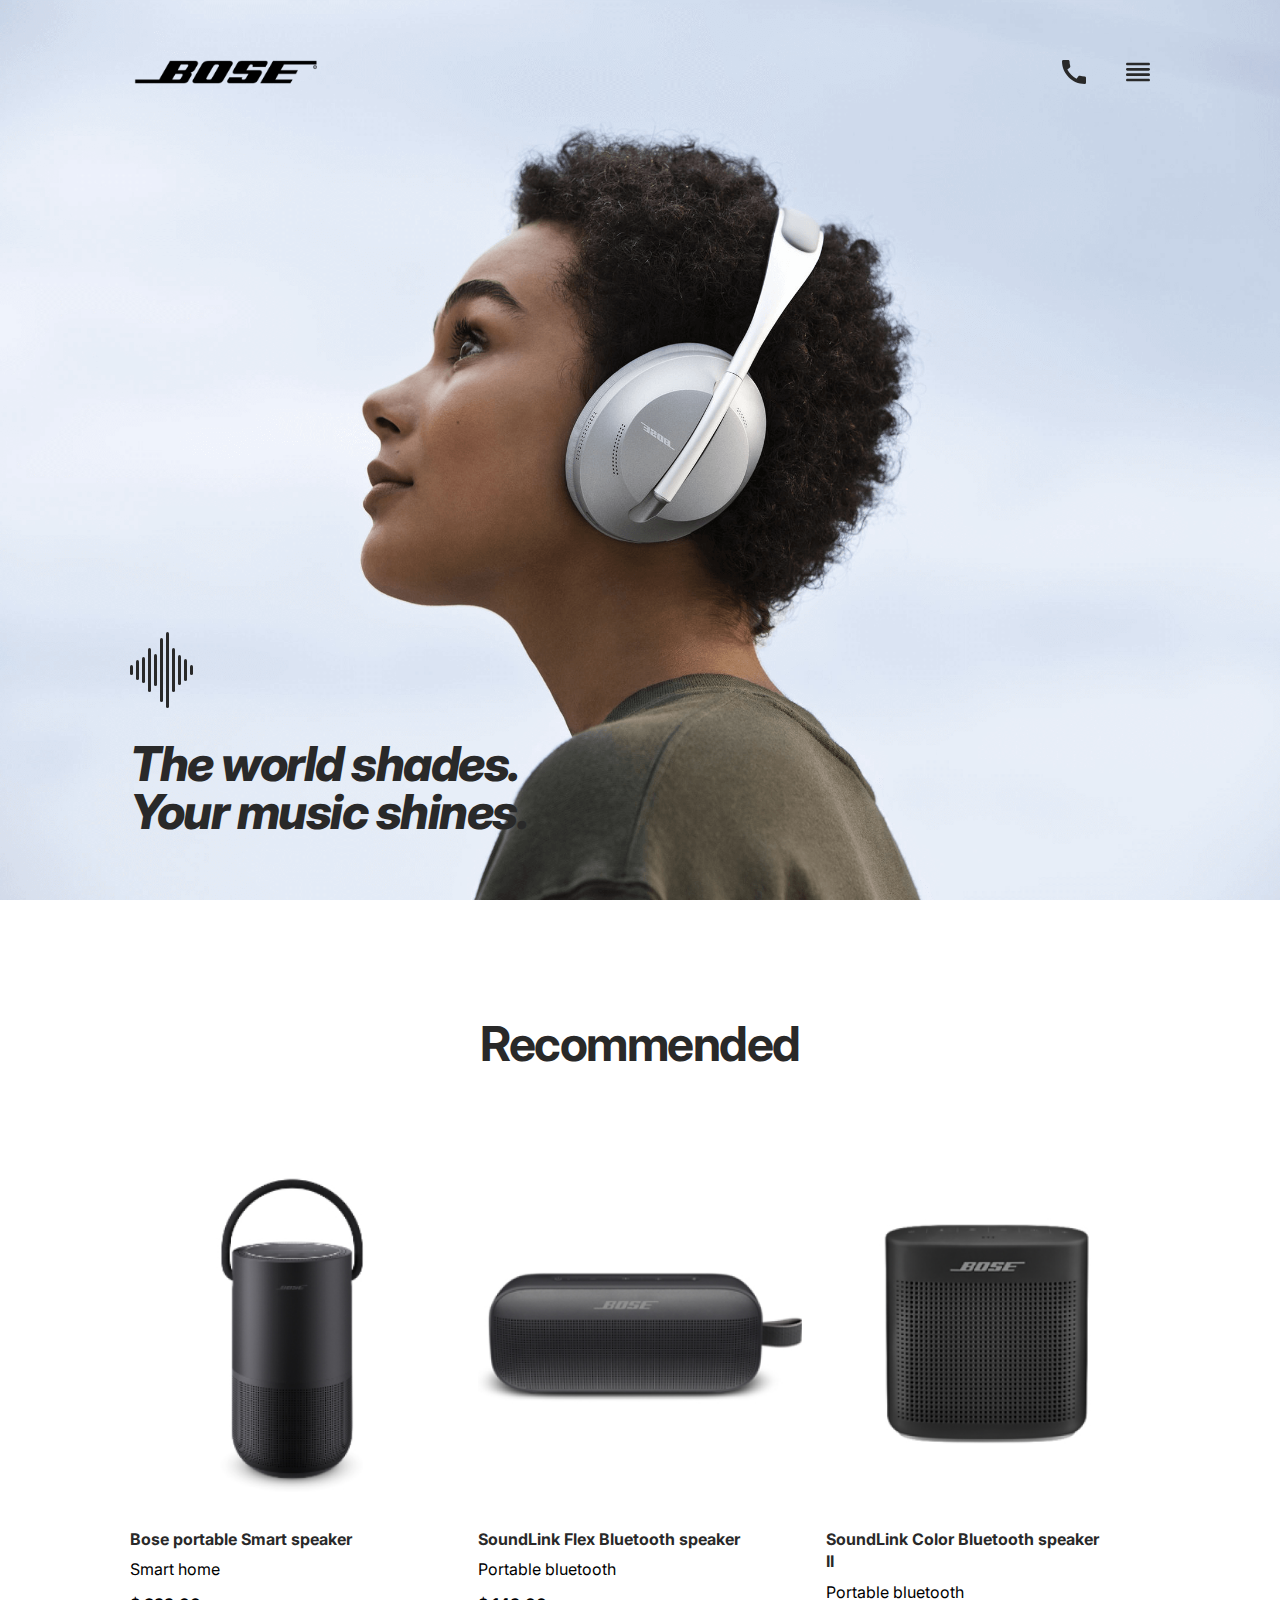
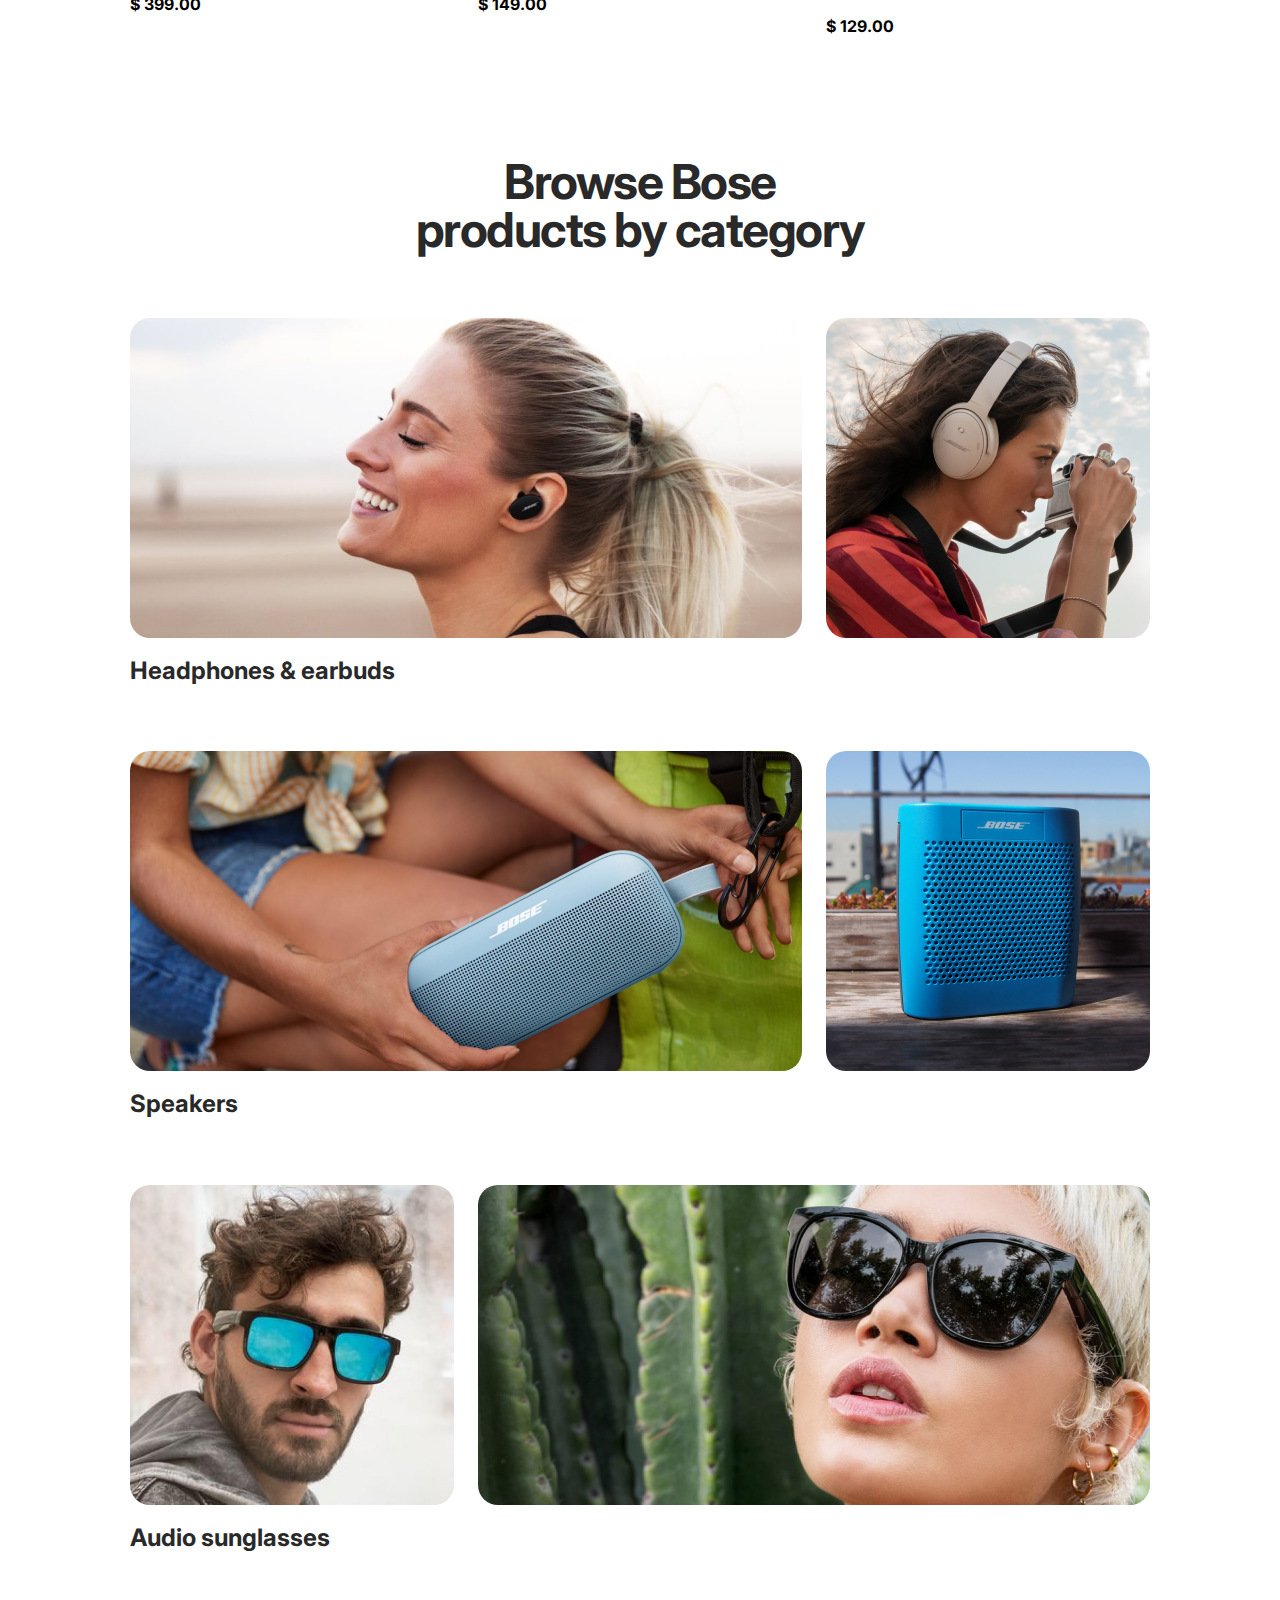
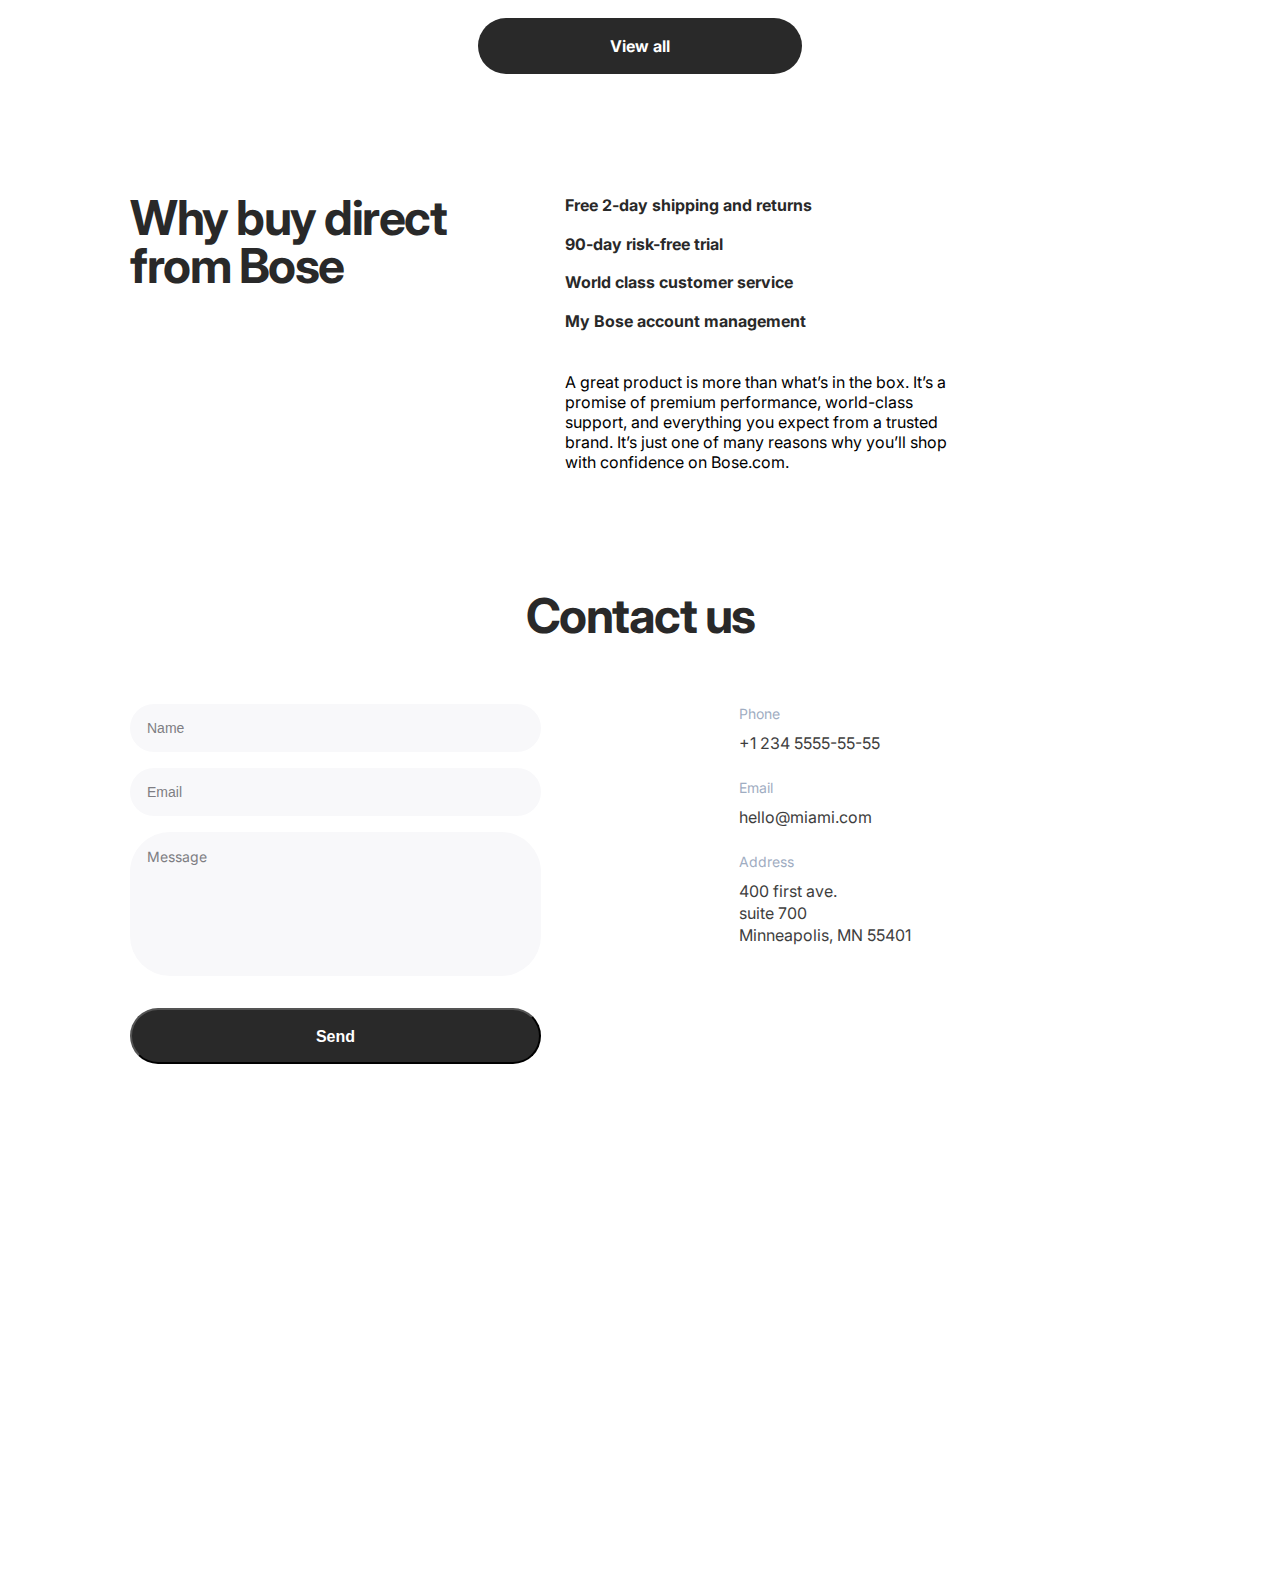
<file: index.html>
<!DOCTYPE html><html lang="en" class="page"><head><meta charset="UTF-8"><meta name="viewport" content="width=device-width, initial-scale=1.0"><title>BOSE</title><link rel="shortcut icon" type="image/x-icon" href="favicon.8cf57c00.png"><link rel="preconnect" href="https://fonts.googleapis.com"><link rel="preconnect" href="https://fonts.gstatic.com"><link href="https://fonts.googleapis.com/css2?family=Inter:wght@400;700;800&display=swap" rel="stylesheet"><link rel="stylesheet" href="main.d6edfac3.css"><script src="main.a3619ac7.js" defer></script></head><body class="page__body"> <header class="header"> <div class="container"> <div class="header__content"> <div class="top-actions"> <a href="#" class="logo"> <img src="bose-logo.34c9091d.png" alt="BOSE" class="logo__image"> </a> <a href="tel:+1 234 5555-55-55" class="icon icon--call header__call"></a> <a href="#menu" class="icon icon--menu header__menu-opener"></a> </div> <h1 class="header__title"> The world shades. <br> Your music shines. </h1> </div> </div> </header> <nav class="page__menu menu" id="menu"> <div class="container"> <div class="menu__content"> <div class="menu__top top-actions"> <a href="#" class="logo"> <img src="bose-logo.34c9091d.png" alt="BOSE" class="logo__image"> </a> <a href="/" class="icon icon--call header__call icon--hidden"></a> <a href="#" class="icon icon--close"></a> </div> <ul class="menu__list"> <li class="menu__item"> <a href="#" class="menu__link">Home</a> </li> <li class="menu__item"> <a href="#about-us" class="menu__link">About us</a> </li> <li class="menu__item"> <a href="#now-on-view" class="menu__link">Now on view</a> </li> <li class="menu__item"> <a href="#testimonials" class="menu__link">Testimonials</a> </li> <li class="menu__item"> <a href="#contacts" class="menu__link">Contacts</a> </li> </ul> <a href="tel:+1 234 5555-55-55" class="menu__call menu__call--phone"> +1 234 5555-55-55 </a> <a href="tel:+1 234 5555-55-55" class="menu__call menu__call--action"> Call to order </a> </div> </div> </nav> <main> <section class="page__section" id="now-on-view"> <div class="container"> <h2 class="page__section-title"> Recommended </h2> <div class="grid grid--mobile"> <div class="grid__item grid__item--tablet--2-5 grid__item--1-4"> <div class="recomended recomended--mobile"> <img src="smart_speaker.613a76bb.jpg" alt="Bose portable Smart speaker" class="recomended__photo"> <h3 class="recomended__name">Bose portable Smart speaker</h3> <div class="recomended__category">Smart home</div> <div class="recomended__price">$ 399.00</div> </div> </div> <div class="grid__item grid__item--tablet--2-5 grid__item--5-8"> <div class="recomended recomended--mobile"> <img src="bt_speaker.20efc5b7.jpg" alt="SoundLink Flex Bluetooth speaker" class="recomended__photo"> <h3 class="recomended__name">SoundLink Flex Bluetooth speaker</h3> <div class="recomended__category">Portable bluetooth</div> <div class="recomended__price">$ 149.00</div> </div> </div> <div class="grid__item grid__item--tablet--2-5 grid__item--9-12"> <div class="recomended recomended--mobile"> <img src="bt_speaker2.18d42f36.jpg" alt="Bose portable Smart speaker" class="recomended__photo"> <h3 class="recomended__name">SoundLink Color Bluetooth speaker II</h3> <div class="recomended__category">Portable bluetooth</div> <div class="recomended__price">$ 129.00</div> </div> </div> </div> </div> </section> <section class="page__section" id="testimonials"> <div class="container"> <h2 class="page__section-title"> Browse Bose <br> products by category </h2> <div class="products"> <div class="products__photos"> <div class="grid"> <div class="grid__item grid__item--tablet--1-4 grid__item--1-8"> <div class="products__photo-container"> <img src="earbuds.764ebddf.jpg" alt="earbuds" class="products__photo"> </div> </div> <div class="grid__item grid__item--tablet--5-6 grid__item--9-12"> <div class="products__photo-container"> <img src="headphones.8a25c1cf.jpg" alt="headphones" class="products__photo"> </div> </div> </div> </div> <div class="products__description"> Headphones & earbuds </div> </div> <div class="products"> <div class="products__photos"> <div class="grid"> <div class="grid__item grid__item--tablet--1-4 grid__item--1-8"> <div class="products__photo-container"> <img src="speakers1.73210dfa.jpg" alt="speakers" class="products__photo"> </div> </div> <div class="grid__item grid__item--tablet--5-6 grid__item--9-12"> <div class="products__photo-container"> <img src="speakers2.b50a3275.jpg" alt="speakers" class="products__photo"> </div> </div> </div> </div> <div class="products__description"> Speakers </div> </div> <div class="products"> <div class="products__photos"> <div class="grid"> <div class="grid__item grid__item--tablet--1-2 grid__item--1-4"> <div class="products__photo-container"> <img src="sunglasses1.7b288310.jpg" alt="sunglasses" class="products__photo"> </div> </div> <div class="grid__item grid__item--tablet--3-6 grid__item--5-12"> <div class="products__photo-container"> <img src="sunglasses2.a6367452.jpg" alt="sunglasses" class="products__photo"> </div> </div> </div> </div> <div class="products__description"> Audio sunglasses </div> </div> <div class="grid grid--mobile"> <div class="grid__item grid__item--5-8 grid__item--tablet--2-5"> <a href="#" class="button"> View all </a> </div> </div> </div> </section> <section class="page__section" id="about-us"> <div class="container"> <div class="grid grid--mobile"> <div class="grid__item grid__item--1-5 grid__item--tablet--1-3"> <h2 class="page__section-title page__section-title--left"> Why buy direct from Bose </h2> </div> <div class="grid__item grid__item--6-10 grid__item--tablet--4-6"> <h3 class="page__section-subtitle">Free 2-day shipping and returns</h3> <h3 class="page__section-subtitle">90-day risk-free trial</h3> <h3 class="page__section-subtitle">World class customer service</h3> <h3 class="page__section-subtitle">My Bose account management</h3> <p> A great product is more than what’s in the box. It’s a promise of premium performance, world-class support, and everything you expect from a trusted brand. It’s just one of many reasons why you’ll shop with confidence on Bose.com. </p> </div> </div> </div> </section> <section class="page__section contact-us" id="contacts"> <div class="container"> <h2 class="page__section-title"> Contact us </h2> <div class="grid grid--mobile"> <div class="grid__item grid__item--1-5 grid__item--tablet--1-3"> <form action="#" method="get"> <input name="name" type="text" placeholder="Name" class="contact-us__form-field" required> <input name="email" type="email" placeholder="Email" class="contact-us__form-field" required> <textarea name="message" placeholder="Message" minlength="1" class="contact-us__form-field contact-us__form-field--textarea" required></textarea> <button type="submit" class="button contact-us__button contact-us__button--mobile"> Send </button> </form> </div> <div class="grid__item grid__item--8-10 grid__item--tablet--4-6"> <div class="contact-us__info"> <div class="contact-us__title"> Phone </div> <a href="tel:+1 234 5555-55-55" class="contact-us__link"> +1 234 5555-55-55 </a> <div class="contact-us__title"> Email </div> <a href="mailto:hello@miami.com" class="contact-us__link"> hello@miami.com </a> <div class="contact-us__title"> Address </div> <a href="https://goo.gl/maps/UMNqYJoAEAYhG3dE7" class="contact-us__link" target="_blank"> 400 first ave. <br> suite 700 <br> Minneapolis, MN 55401 </a> </div> </div> </div> </div> </section> </main> <footer class="footer"> <div class="footer__text"> © STADNYTSKYI IVAN, 2022 </div> </footer> </body></html>
</file>
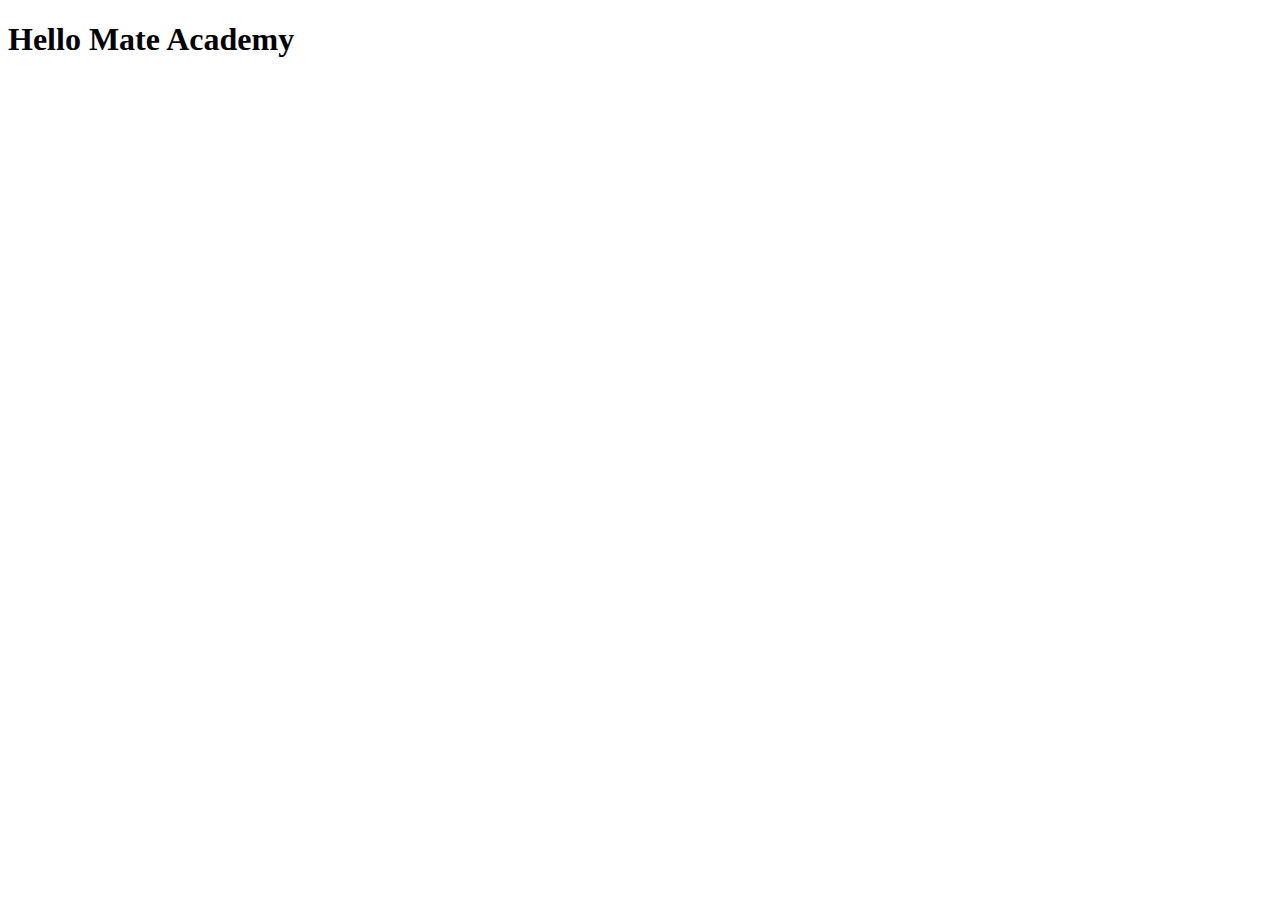
<file: src/index.html>
<!DOCTYPE html>
<html lang="en">
  <head>
    <meta charset="UTF-8">
    <meta name="viewport" content="width=device-width, initial-scale=1.0">
    <title>Title</title>
    <link rel="stylesheet" href="./styles/main.scss">
  </head>
  <body>
    <h1>Hello Mate Academy</h1>
    <script type="text/javascript" src="scripts/main.js"></script>
  </body>
</html>
</file>
<file: main.d6edfac3.css>
body,h1,h2,h3,p{margin:0}html{font-family:Inter,sans-serif;font-weight:400;scroll-behavior:smooth}.grid{display:grid;box-sizing:border-box;padding-left:20px;padding-right:20px;grid-template-columns:repeat(2,1fr);gap:20px}@media (min-width:600px){.grid{grid-template-columns:repeat(6,1fr);gap:24px;padding:0}}@media (min-width:1020px){.grid{grid-template-columns:repeat(12,1fr);gap:24px}}.grid--mobile{display:block}@media (min-width:600px){.grid--mobile{display:grid}}@media (min-width:600px){.grid__item--tablet--1-1{grid-column:1/2}.grid__item--tablet--1-2{grid-column:1/3}.grid__item--tablet--1-3{grid-column:1/4}.grid__item--tablet--1-4{grid-column:1/5}.grid__item--tablet--1-5{grid-column:1/6}.grid__item--tablet--1-6{grid-column:1/7}.grid__item--tablet--2-2{grid-column:2/3}.grid__item--tablet--2-3{grid-column:2/4}.grid__item--tablet--2-4{grid-column:2/5}.grid__item--tablet--2-5{grid-column:2/6}.grid__item--tablet--2-6{grid-column:2/7}.grid__item--tablet--3-3{grid-column:3/4}.grid__item--tablet--3-4{grid-column:3/5}.grid__item--tablet--3-5{grid-column:3/6}.grid__item--tablet--3-6{grid-column:3/7}.grid__item--tablet--4-4{grid-column:4/5}.grid__item--tablet--4-5{grid-column:4/6}.grid__item--tablet--4-6{grid-column:4/7}.grid__item--tablet--5-5{grid-column:5/6}.grid__item--tablet--5-6{grid-column:5/7}.grid__item--tablet--6-6{grid-column:6/7}}@media (min-width:1020px){.grid__item--1-1{grid-column:1/2}.grid__item--1-2{grid-column:1/3}.grid__item--1-3{grid-column:1/4}.grid__item--1-4{grid-column:1/5}.grid__item--1-5{grid-column:1/6}.grid__item--1-6{grid-column:1/7}.grid__item--1-7{grid-column:1/8}.grid__item--1-8{grid-column:1/9}.grid__item--1-9{grid-column:1/10}.grid__item--1-10{grid-column:1/11}.grid__item--1-11{grid-column:1/12}.grid__item--1-12{grid-column:1/13}.grid__item--2-2{grid-column:2/3}.grid__item--2-3{grid-column:2/4}.grid__item--2-4{grid-column:2/5}.grid__item--2-5{grid-column:2/6}.grid__item--2-6{grid-column:2/7}.grid__item--2-7{grid-column:2/8}.grid__item--2-8{grid-column:2/9}.grid__item--2-9{grid-column:2/10}.grid__item--2-10{grid-column:2/11}.grid__item--2-11{grid-column:2/12}.grid__item--2-12{grid-column:2/13}.grid__item--3-3{grid-column:3/4}.grid__item--3-4{grid-column:3/5}.grid__item--3-5{grid-column:3/6}.grid__item--3-6{grid-column:3/7}.grid__item--3-7{grid-column:3/8}.grid__item--3-8{grid-column:3/9}.grid__item--3-9{grid-column:3/10}.grid__item--3-10{grid-column:3/11}.grid__item--3-11{grid-column:3/12}.grid__item--3-12{grid-column:3/13}.grid__item--4-4{grid-column:4/5}.grid__item--4-5{grid-column:4/6}.grid__item--4-6{grid-column:4/7}.grid__item--4-7{grid-column:4/8}.grid__item--4-8{grid-column:4/9}.grid__item--4-9{grid-column:4/10}.grid__item--4-10{grid-column:4/11}.grid__item--4-11{grid-column:4/12}.grid__item--4-12{grid-column:4/13}.grid__item--5-5{grid-column:5/6}.grid__item--5-6{grid-column:5/7}.grid__item--5-7{grid-column:5/8}.grid__item--5-8{grid-column:5/9}.grid__item--5-9{grid-column:5/10}.grid__item--5-10{grid-column:5/11}.grid__item--5-11{grid-column:5/12}.grid__item--5-12{grid-column:5/13}.grid__item--6-6{grid-column:6/7}.grid__item--6-7{grid-column:6/8}.grid__item--6-8{grid-column:6/9}.grid__item--6-9{grid-column:6/10}.grid__item--6-10{grid-column:6/11}.grid__item--6-11{grid-column:6/12}.grid__item--6-12{grid-column:6/13}.grid__item--7-7{grid-column:7/8}.grid__item--7-8{grid-column:7/9}.grid__item--7-9{grid-column:7/10}.grid__item--7-10{grid-column:7/11}.grid__item--7-11{grid-column:7/12}.grid__item--7-12{grid-column:7/13}.grid__item--8-8{grid-column:8/9}.grid__item--8-9{grid-column:8/10}.grid__item--8-10{grid-column:8/11}.grid__item--8-11{grid-column:8/12}.grid__item--8-12{grid-column:8/13}.grid__item--9-9{grid-column:9/10}.grid__item--9-10{grid-column:9/11}.grid__item--9-11{grid-column:9/12}.grid__item--9-12{grid-column:9/13}.grid__item--10-10{grid-column:10/11}.grid__item--10-11{grid-column:10/12}.grid__item--10-12{grid-column:10/13}.grid__item--11-11{grid-column:11/12}.grid__item--11-12{grid-column:11/13}.grid__item--12-12{grid-column:12/13}}.button{display:flex;justify-content:center;align-items:center;box-sizing:border-box;height:56px;width:100%;text-decoration:none;color:#fff;font-weight:700;font-size:16px;line-height:27px;background-color:#292929;border-radius:40px;transition:all .3s}.button:hover{border:3px solid #292929;background-color:#fff;color:#292929}.button:active{background-color:#111;color:#fff;border:none}.products__photo-container{position:relative;box-sizing:border-box;width:100%;max-height:187px}.products__photo-container:after{content:"";display:block;padding-bottom:100%}@media (min-width:600px){.products__photo-container:after{padding-bottom:0}}@media (min-width:600px){.products__photo-container{height:187px;max-height:320px;padding-bottom:0}}@media (min-width:1020px){.products__photo-container{height:770px}}.products__photo{box-sizing:border-box;position:absolute;width:100%;height:100%;object-fit:cover;object-position:center;border-radius:20px;transition:transform .3s}.products__photo:hover{transform:scale(105%)}.products__photos{margin-bottom:16px}.products__description{font-weight:700;font-size:16px;line-height:140%;color:#292929;padding-bottom:40px;padding-left:20px;padding-right:20px}@media (min-width:600px){.products__description{font-size:24px;padding-left:0;padding-right:0;padding-bottom:64px}}.recomended{transition:transform .3s}.recomended--mobile{width:280px;margin:0 auto}@media (min-width:600px){.recomended--mobile{margin:0}}.recomended:hover{transform:scale(110%)}.recomended__photo{margin-bottom:32px;margin-top:40px;width:280px;height:277px}@media (min-width:600px){.recomended__photo{width:392px;height:387px}}@media (min-width:1020px){.recomended__photo{width:324px;height:320px}}.recomended__name{margin:0 0 8px;font-weight:700;font-size:16px;line-height:140%;color:#292929}.recomended__category{font-size:16px;line-height:140%;margin-bottom:12px}.recomended__price{font-weight:700;font-size:16px;line-height:140%}.contact-us__button{cursor:pointer}.contact-us__button--mobile{margin-bottom:50px}.contact-us__title{font-size:14px;line-height:140%;color:#9fadc2;margin-bottom:8px;margin-top:24px}.contact-us__title:first-child{margin-top:0}.contact-us__link{font-size:16px;line-height:140%;color:#3e3e3e;text-decoration:none;transition:color .3s}.contact-us__link:hover{color:#06cdeb}.contact-us__form-field{box-sizing:border-box;display:block;width:100%;height:48px;background-color:#f8f8fa;border:1px solid transparent;padding:14px 16px;border-radius:40px;margin-top:16px;color:#292929}.contact-us__form-field::placeholder{font-size:14px;line-height:20px;color:#7e7e83}.contact-us__form-field:hover{border-color:#d5d7de}.contact-us__form-field:hover::placeholder{color:#292929}.contact-us__form-field:focus{border-color:#292929;outline:none}.contact-us__form-field:first-child{margin-top:0}.contact-us__form-field--textarea{margin-bottom:32px;font-family:inherit;height:144px;resize:none}.page__body--with-menu{overflow:hidden}.page__menu{position:fixed;top:0;left:0;right:0;transform:translateY(-100%);transition:transform .3s}.page__menu:target{transform:translateY(0);z-index:2;padding-right:20px}.page__section{box-sizing:border-box;padding-top:120px;background-color:#fff}.page__section:last-child{padding-bottom:20px}.page__section-title{color:#292929;font-size:32px;line-height:100%;text-align:center;letter-spacing:-1.5px;margin-bottom:48px;padding-left:20px;padding-right:20px}.page__section-title--left{text-align:left}@media (min-width:600px){.page__section-title{padding:0;font-size:40px;line-height:100%;margin-bottom:64px}}@media (min-width:1020px){.page__section-title{font-size:48px}}.page__section-subtitle{font-size:16px;line-height:140%;color:#292929;margin-bottom:16px}.page__section-subtitle:last-of-type{margin-bottom:40px}.icon{display:block;width:100%;padding-bottom:100%;background-size:contain;background-position:50%;background-repeat:no-repeat}.icon--menu{background-image:url(menu.c148c6c3.svg)}@media (min-width:1020px){.icon--menu{background-image:url(burger_menu.c4464e70.svg)}}.icon--menu:hover{background-image:url(menu_hover.3700b3f8.svg)}@media (min-width:1020px){.icon--menu:hover{background-image:url(menu_desktop_hover.4356c045.svg)}}.icon--call{background-image:url(phone.548a5dac.svg)}.icon--close{background-image:url(menu_close.929215f1.svg)}.icon--hidden{opacity:0;pointer-events:none}.container{box-sizing:border-box;position:relative;margin:0 auto;min-width:320px}@media (min-width:600px){.container{max-width:600px}}@media (min-width:1020px){.container{max-width:1020px}}.top-actions{display:grid;gap:30px;grid-template-columns:1fr 18px 18px;justify-items:space-around;align-items:center}@media (min-width:600px){.top-actions{grid-template-columns:1fr 24px 24px;gap:40px}}.header{background-image:url(1.c9718174.png);background-size:cover;background-position:26%;background-repeat:no-repeat}.header__content{display:flex;flex-direction:column;justify-content:space-between;box-sizing:border-box;height:100vh;padding-top:40px;padding-left:20px;padding-right:24px}@media (min-width:600px){.header__content{padding:52px 0 0;background-position:50%}}.header__title{font-style:italic;font-weight:800;font-size:32px;line-height:100%;color:#292929;letter-spacing:-1.5px;margin-bottom:94px}@media (min-width:600px){.header__title{font-size:40px;margin-bottom:40px}}@media (min-width:1020px){.header__title{font-size:48px;margin-bottom:64px}}.header__title:before{content:"";display:block;background-image:url(h1-style.22f1e2f0.svg);width:36px;height:31px;margin-bottom:16px}@media (min-width:600px){.header__title:before{background-image:url(sound_waves.84ac2a23.svg);width:63px;height:76px;margin-bottom:40px}}@media (min-width:1020px){.header__title:before{margin-bottom:32px}}.header__call{text-decoration:none}@media (min-width:1020px){.header__call:before{content:"+1 234 555-55-55";position:relative;top:20px;font-weight:700;font-size:12px;line-height:16px;letter-spacing:2px;text-transform:uppercase;display:block;width:max-content;padding-right:12px;transform:translate(-100%,-50%);color:#292929;opacity:0;pointer-events:none}.header__call:hover:before{opacity:1;pointer-events:all}}@media (min-width:600px){.header{background-position:20%}}@media (min-width:1020px){.header{background-position:50%}}.logo{height:18px;width:130px}@media (min-width:600px){.logo{height:24px;width:190px}}.logo__image{display:block;width:100%}.menu{background-color:#e5e5e5}.menu__content{height:100vh;padding-top:40px;padding-left:20px;padding-right:24px}@media (min-width:600px){.menu__content{padding-left:0;padding-right:0;padding-top:52px}}.menu__top{margin-bottom:54px}.menu__list{margin:0 0 40px;padding:0;list-style:none}.menu__item{margin-bottom:24px}.menu__item:last-child{margin-bottom:0}.menu__link{display:inline-block;padding-bottom:8px;border-bottom:1px solid transparent;color:#292929;text-decoration:none;font-weight:700;font-size:22px;line-height:22px;letter-spacing:2px;text-transform:uppercase;transition:border-color .3s}.menu__link:hover{border-color:#292929}.menu__call{display:block;width:max-content;text-decoration:none;font-weight:700;font-size:16px;line-height:27px;align-items:center;text-transform:uppercase;color:#292929}.menu__call--phone{margin-bottom:16px}.menu__call--action{font-size:12px;line-height:16px;letter-spacing:2px;padding-bottom:8px;border-bottom:1px solid #292929}.footer{position:sticky;bottom:0;z-index:-1;height:200px;background-image:url(footer.a05d82bb.jpg);background-size:cover;background-position:50%;background-repeat:no-repeat}.footer__text{font-size:10px;text-align:center;line-height:200px}@media (min-width:600px){.footer__text{font-size:16px;line-height:400px}}@media (min-width:1020px){.footer__text{font-size:18px;line-height:460px}}@media (min-width:600px){.footer{height:400px}}@media (min-width:1020px){.footer{height:460px}}
/*# sourceMappingURL=main.d6edfac3.css.map */
</file>
